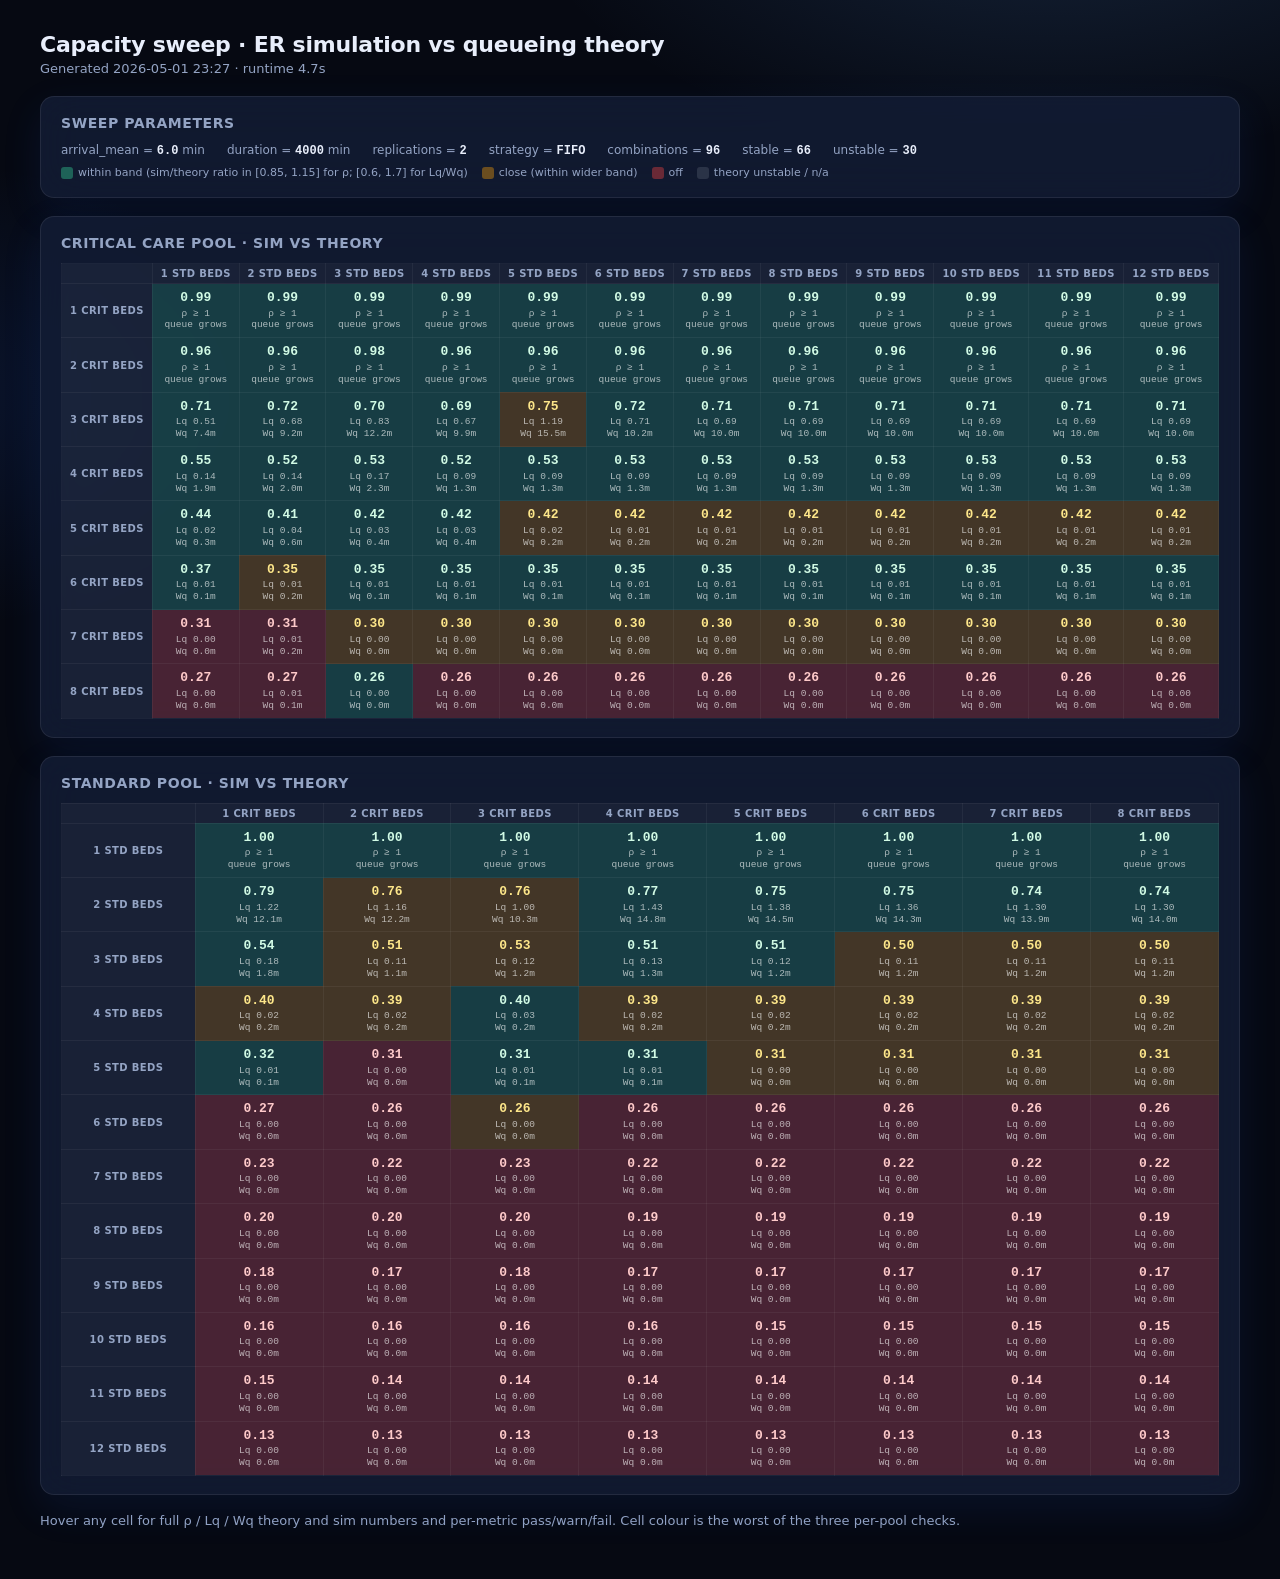
<file: legacy-2025/capacity_sweep_report.html>
<!doctype html>
<html lang="en">
<head>
<meta charset="utf-8">
<title>Capacity sweep · ER simulation vs queueing theory</title>
<style>
  :root {
    --bg: #060912; --bg-2: #0d1428; --surface: rgba(20,30,56,0.78);
    --border: rgba(255,255,255,0.08); --text: #e8eefb; --text-mut: #94a4c4;
    --ok: #34d399; --warn: #f59e0b; --fail: #ef4444; --idle: #6b7280;
  }
  * { box-sizing: border-box; }
  body {
    background: radial-gradient(900px 480px at 82% -8%, rgba(96,165,250,0.18), transparent 60%),
                radial-gradient(700px 400px at -10% 25%, rgba(37,99,235,0.14), transparent 60%),
                var(--bg);
    color: var(--text);
    font-family: 'Inter', system-ui, sans-serif;
    margin: 0; padding: 32px 40px; min-height: 100vh;
  }
  h1 { font-size: 22px; font-weight: 700; margin: 0 0 4px; letter-spacing: -0.01em; }
  .sub { color: var(--text-mut); font-size: 13px; margin-bottom: 20px; }
  .card {
    background: var(--surface); backdrop-filter: blur(20px);
    border: 1px solid var(--border); border-radius: 14px;
    padding: 18px 20px; margin-bottom: 18px;
    box-shadow: 0 14px 40px rgba(37,99,235,0.10);
  }
  h2 { font-size: 14px; font-weight: 700; margin: 0 0 12px;
       letter-spacing: 0.04em; text-transform: uppercase; color: var(--text-mut); }
  table { border-collapse: collapse; width: 100%; }
  th, td {
    border: 1px solid rgba(255,255,255,0.05);
    padding: 4px; text-align: center; min-width: 70px;
  }
  th {
    font-size: 10px; font-weight: 700; color: var(--text-mut);
    background: rgba(255,255,255,0.04);
    letter-spacing: 0.04em; text-transform: uppercase;
  }
  td.cell {
    font-family: 'JetBrains Mono', monospace; font-size: 11px;
    cursor: help; transition: transform .12s ease;
    padding: 6px 4px;
  }
  td.cell:hover { transform: scale(1.05); z-index: 2; position: relative; }
  .cell-rho   { font-size: 13px; font-weight: 700; line-height: 1.2; }
  .cell-detail { font-size: 9.5px; color: rgba(255,255,255,0.65); margin-top: 2px; line-height: 1.25; }
  td.cell.ok   { background: rgba(52,211,153,0.20);  color: #d1fae5; }
  td.cell.warn { background: rgba(245,158,11,0.22);  color: #fde68a; }
  td.cell.fail { background: rgba(239,68,68,0.25);   color: #fecaca; }
  td.cell.idle { background: rgba(107,114,128,0.18); color: #cbd5e1; }
  .legend {
    margin-top: 8px; font-size: 11px; color: var(--text-mut);
    display: flex; gap: 14px; flex-wrap: wrap;
  }
  .legend span {
    display: inline-flex; align-items: center; gap: 5px;
  }
  .swatch { width: 12px; height: 12px; border-radius: 3px; display: inline-block; }
  .params {
    font-size: 12px; color: var(--text-mut); display: flex; gap: 22px;
    flex-wrap: wrap;
  }
  .params b { color: var(--text); font-family: 'JetBrains Mono', monospace; }
</style>
</head>
<body>
  <h1>Capacity sweep · ER simulation vs queueing theory</h1>
  <div class="sub">Generated 2026-05-01 23:27 · runtime 4.7s</div>

  <div class="card">
    <h2>Sweep parameters</h2>
    <div class="params">
      <span>arrival_mean = <b>6.0</b> min</span>
      <span>duration = <b>4000</b> min</span>
      <span>replications = <b>2</b></span>
      <span>strategy = <b>FIFO</b></span>
      <span>combinations = <b>96</b></span>
      <span>stable = <b>66</b></span>
      <span>unstable = <b>30</b></span>
    </div>
    <div class="legend">
      <span><span class="swatch" style="background: rgba(52,211,153,0.40)"></span> within band (sim/theory ratio in [0.85, 1.15] for ρ; [0.6, 1.7] for Lq/Wq)</span>
      <span><span class="swatch" style="background: rgba(245,158,11,0.40)"></span> close (within wider band)</span>
      <span><span class="swatch" style="background: rgba(239,68,68,0.40)"></span> off</span>
      <span><span class="swatch" style="background: rgba(107,114,128,0.30)"></span> theory unstable / n/a</span>
    </div>
  </div>

  <div class="card">
    <h2>Critical care pool · sim vs theory</h2>
    <table><thead><tr><th></th><th>1 std beds</th><th>2 std beds</th><th>3 std beds</th><th>4 std beds</th><th>5 std beds</th><th>6 std beds</th><th>7 std beds</th><th>8 std beds</th><th>9 std beds</th><th>10 std beds</th><th>11 std beds</th><th>12 std beds</th></tr></thead><tbody><tr><th>1 crit beds</th>
<td class="cell ok" title="c=1 · UNSTABLE
theory ρ=2.111 (Lq=∞, Wq=∞)
sim    ρ=0.994, Lq=79.42, Wq=1384.1m
check: sim ρ should saturate (>0.9) → ok">
  <div class="cell-rho">0.99</div>
  <div class="cell-detail">ρ ≥ 1<br>queue grows</div>
</td>

<td class="cell ok" title="c=1 · UNSTABLE
theory ρ=2.111 (Lq=∞, Wq=∞)
sim    ρ=0.994, Lq=86.27, Wq=1463.8m
check: sim ρ should saturate (>0.9) → ok">
  <div class="cell-rho">0.99</div>
  <div class="cell-detail">ρ ≥ 1<br>queue grows</div>
</td>

<td class="cell ok" title="c=1 · UNSTABLE
theory ρ=2.111 (Lq=∞, Wq=∞)
sim    ρ=0.994, Lq=80.81, Wq=1422.0m
check: sim ρ should saturate (>0.9) → ok">
  <div class="cell-rho">0.99</div>
  <div class="cell-detail">ρ ≥ 1<br>queue grows</div>
</td>

<td class="cell ok" title="c=1 · UNSTABLE
theory ρ=2.111 (Lq=∞, Wq=∞)
sim    ρ=0.994, Lq=87.98, Wq=1527.9m
check: sim ρ should saturate (>0.9) → ok">
  <div class="cell-rho">0.99</div>
  <div class="cell-detail">ρ ≥ 1<br>queue grows</div>
</td>

<td class="cell ok" title="c=1 · UNSTABLE
theory ρ=2.111 (Lq=∞, Wq=∞)
sim    ρ=0.994, Lq=78.49, Wq=1411.5m
check: sim ρ should saturate (>0.9) → ok">
  <div class="cell-rho">0.99</div>
  <div class="cell-detail">ρ ≥ 1<br>queue grows</div>
</td>

<td class="cell ok" title="c=1 · UNSTABLE
theory ρ=2.111 (Lq=∞, Wq=∞)
sim    ρ=0.994, Lq=87.62, Wq=1480.0m
check: sim ρ should saturate (>0.9) → ok">
  <div class="cell-rho">0.99</div>
  <div class="cell-detail">ρ ≥ 1<br>queue grows</div>
</td>

<td class="cell ok" title="c=1 · UNSTABLE
theory ρ=2.111 (Lq=∞, Wq=∞)
sim    ρ=0.994, Lq=87.62, Wq=1480.0m
check: sim ρ should saturate (>0.9) → ok">
  <div class="cell-rho">0.99</div>
  <div class="cell-detail">ρ ≥ 1<br>queue grows</div>
</td>

<td class="cell ok" title="c=1 · UNSTABLE
theory ρ=2.111 (Lq=∞, Wq=∞)
sim    ρ=0.994, Lq=87.62, Wq=1480.0m
check: sim ρ should saturate (>0.9) → ok">
  <div class="cell-rho">0.99</div>
  <div class="cell-detail">ρ ≥ 1<br>queue grows</div>
</td>

<td class="cell ok" title="c=1 · UNSTABLE
theory ρ=2.111 (Lq=∞, Wq=∞)
sim    ρ=0.994, Lq=87.62, Wq=1480.0m
check: sim ρ should saturate (>0.9) → ok">
  <div class="cell-rho">0.99</div>
  <div class="cell-detail">ρ ≥ 1<br>queue grows</div>
</td>

<td class="cell ok" title="c=1 · UNSTABLE
theory ρ=2.111 (Lq=∞, Wq=∞)
sim    ρ=0.994, Lq=87.62, Wq=1480.0m
check: sim ρ should saturate (>0.9) → ok">
  <div class="cell-rho">0.99</div>
  <div class="cell-detail">ρ ≥ 1<br>queue grows</div>
</td>

<td class="cell ok" title="c=1 · UNSTABLE
theory ρ=2.111 (Lq=∞, Wq=∞)
sim    ρ=0.994, Lq=87.62, Wq=1480.0m
check: sim ρ should saturate (>0.9) → ok">
  <div class="cell-rho">0.99</div>
  <div class="cell-detail">ρ ≥ 1<br>queue grows</div>
</td>

<td class="cell ok" title="c=1 · UNSTABLE
theory ρ=2.111 (Lq=∞, Wq=∞)
sim    ρ=0.994, Lq=87.62, Wq=1480.0m
check: sim ρ should saturate (>0.9) → ok">
  <div class="cell-rho">0.99</div>
  <div class="cell-detail">ρ ≥ 1<br>queue grows</div>
</td>
</tr><tr><th>2 crit beds</th>
<td class="cell ok" title="c=2 · UNSTABLE
theory ρ=1.056 (Lq=∞, Wq=∞)
sim    ρ=0.964, Lq=15.17, Wq=211.9m
check: sim ρ should saturate (>0.9) → ok">
  <div class="cell-rho">0.96</div>
  <div class="cell-detail">ρ ≥ 1<br>queue grows</div>
</td>

<td class="cell ok" title="c=2 · UNSTABLE
theory ρ=1.056 (Lq=∞, Wq=∞)
sim    ρ=0.962, Lq=18.36, Wq=262.3m
check: sim ρ should saturate (>0.9) → ok">
  <div class="cell-rho">0.96</div>
  <div class="cell-detail">ρ ≥ 1<br>queue grows</div>
</td>

<td class="cell ok" title="c=2 · UNSTABLE
theory ρ=1.056 (Lq=∞, Wq=∞)
sim    ρ=0.980, Lq=16.20, Wq=238.6m
check: sim ρ should saturate (>0.9) → ok">
  <div class="cell-rho">0.98</div>
  <div class="cell-detail">ρ ≥ 1<br>queue grows</div>
</td>

<td class="cell ok" title="c=2 · UNSTABLE
theory ρ=1.056 (Lq=∞, Wq=∞)
sim    ρ=0.964, Lq=11.77, Wq=162.2m
check: sim ρ should saturate (>0.9) → ok">
  <div class="cell-rho">0.96</div>
  <div class="cell-detail">ρ ≥ 1<br>queue grows</div>
</td>

<td class="cell ok" title="c=2 · UNSTABLE
theory ρ=1.056 (Lq=∞, Wq=∞)
sim    ρ=0.963, Lq=11.82, Wq=165.7m
check: sim ρ should saturate (>0.9) → ok">
  <div class="cell-rho">0.96</div>
  <div class="cell-detail">ρ ≥ 1<br>queue grows</div>
</td>

<td class="cell ok" title="c=2 · UNSTABLE
theory ρ=1.056 (Lq=∞, Wq=∞)
sim    ρ=0.958, Lq=10.14, Wq=141.0m
check: sim ρ should saturate (>0.9) → ok">
  <div class="cell-rho">0.96</div>
  <div class="cell-detail">ρ ≥ 1<br>queue grows</div>
</td>

<td class="cell ok" title="c=2 · UNSTABLE
theory ρ=1.056 (Lq=∞, Wq=∞)
sim    ρ=0.958, Lq=10.14, Wq=141.0m
check: sim ρ should saturate (>0.9) → ok">
  <div class="cell-rho">0.96</div>
  <div class="cell-detail">ρ ≥ 1<br>queue grows</div>
</td>

<td class="cell ok" title="c=2 · UNSTABLE
theory ρ=1.056 (Lq=∞, Wq=∞)
sim    ρ=0.958, Lq=10.14, Wq=141.0m
check: sim ρ should saturate (>0.9) → ok">
  <div class="cell-rho">0.96</div>
  <div class="cell-detail">ρ ≥ 1<br>queue grows</div>
</td>

<td class="cell ok" title="c=2 · UNSTABLE
theory ρ=1.056 (Lq=∞, Wq=∞)
sim    ρ=0.958, Lq=10.14, Wq=141.0m
check: sim ρ should saturate (>0.9) → ok">
  <div class="cell-rho">0.96</div>
  <div class="cell-detail">ρ ≥ 1<br>queue grows</div>
</td>

<td class="cell ok" title="c=2 · UNSTABLE
theory ρ=1.056 (Lq=∞, Wq=∞)
sim    ρ=0.958, Lq=10.14, Wq=141.0m
check: sim ρ should saturate (>0.9) → ok">
  <div class="cell-rho">0.96</div>
  <div class="cell-detail">ρ ≥ 1<br>queue grows</div>
</td>

<td class="cell ok" title="c=2 · UNSTABLE
theory ρ=1.056 (Lq=∞, Wq=∞)
sim    ρ=0.958, Lq=10.14, Wq=141.0m
check: sim ρ should saturate (>0.9) → ok">
  <div class="cell-rho">0.96</div>
  <div class="cell-detail">ρ ≥ 1<br>queue grows</div>
</td>

<td class="cell ok" title="c=2 · UNSTABLE
theory ρ=1.056 (Lq=∞, Wq=∞)
sim    ρ=0.958, Lq=10.14, Wq=141.0m
check: sim ρ should saturate (>0.9) → ok">
  <div class="cell-rho">0.96</div>
  <div class="cell-detail">ρ ≥ 1<br>queue grows</div>
</td>
</tr><tr><th>3 crit beds</th>
<td class="cell ok" title="c=3
theory: ρ=0.704, Lq=0.61, Wq=9.10m
sim   : ρ=0.708, Lq=0.51, Wq=7.42m
checks: ρ ok · Lq ok · Wq ok">
  <div class="cell-rho">0.71</div>
  <div class="cell-detail">Lq 0.51<br>Wq 7.4m</div>
</td>

<td class="cell ok" title="c=3
theory: ρ=0.704, Lq=0.61, Wq=9.10m
sim   : ρ=0.717, Lq=0.68, Wq=9.23m
checks: ρ ok · Lq ok · Wq ok">
  <div class="cell-rho">0.72</div>
  <div class="cell-detail">Lq 0.68<br>Wq 9.2m</div>
</td>

<td class="cell ok" title="c=3
theory: ρ=0.704, Lq=0.61, Wq=9.10m
sim   : ρ=0.696, Lq=0.83, Wq=12.24m
checks: ρ ok · Lq ok · Wq ok">
  <div class="cell-rho">0.70</div>
  <div class="cell-detail">Lq 0.83<br>Wq 12.2m</div>
</td>

<td class="cell ok" title="c=3
theory: ρ=0.704, Lq=0.61, Wq=9.10m
sim   : ρ=0.693, Lq=0.67, Wq=9.89m
checks: ρ ok · Lq ok · Wq ok">
  <div class="cell-rho">0.69</div>
  <div class="cell-detail">Lq 0.67<br>Wq 9.9m</div>
</td>

<td class="cell warn" title="c=3
theory: ρ=0.704, Lq=0.61, Wq=9.10m
sim   : ρ=0.752, Lq=1.19, Wq=15.48m
checks: ρ ok · Lq warn · Wq warn">
  <div class="cell-rho">0.75</div>
  <div class="cell-detail">Lq 1.19<br>Wq 15.5m</div>
</td>

<td class="cell ok" title="c=3
theory: ρ=0.704, Lq=0.61, Wq=9.10m
sim   : ρ=0.716, Lq=0.71, Wq=10.15m
checks: ρ ok · Lq ok · Wq ok">
  <div class="cell-rho">0.72</div>
  <div class="cell-detail">Lq 0.71<br>Wq 10.2m</div>
</td>

<td class="cell ok" title="c=3
theory: ρ=0.704, Lq=0.61, Wq=9.10m
sim   : ρ=0.711, Lq=0.69, Wq=9.99m
checks: ρ ok · Lq ok · Wq ok">
  <div class="cell-rho">0.71</div>
  <div class="cell-detail">Lq 0.69<br>Wq 10.0m</div>
</td>

<td class="cell ok" title="c=3
theory: ρ=0.704, Lq=0.61, Wq=9.10m
sim   : ρ=0.711, Lq=0.69, Wq=9.99m
checks: ρ ok · Lq ok · Wq ok">
  <div class="cell-rho">0.71</div>
  <div class="cell-detail">Lq 0.69<br>Wq 10.0m</div>
</td>

<td class="cell ok" title="c=3
theory: ρ=0.704, Lq=0.61, Wq=9.10m
sim   : ρ=0.711, Lq=0.69, Wq=9.99m
checks: ρ ok · Lq ok · Wq ok">
  <div class="cell-rho">0.71</div>
  <div class="cell-detail">Lq 0.69<br>Wq 10.0m</div>
</td>

<td class="cell ok" title="c=3
theory: ρ=0.704, Lq=0.61, Wq=9.10m
sim   : ρ=0.711, Lq=0.69, Wq=9.99m
checks: ρ ok · Lq ok · Wq ok">
  <div class="cell-rho">0.71</div>
  <div class="cell-detail">Lq 0.69<br>Wq 10.0m</div>
</td>

<td class="cell ok" title="c=3
theory: ρ=0.704, Lq=0.61, Wq=9.10m
sim   : ρ=0.711, Lq=0.69, Wq=9.99m
checks: ρ ok · Lq ok · Wq ok">
  <div class="cell-rho">0.71</div>
  <div class="cell-detail">Lq 0.69<br>Wq 10.0m</div>
</td>

<td class="cell ok" title="c=3
theory: ρ=0.704, Lq=0.61, Wq=9.10m
sim   : ρ=0.711, Lq=0.69, Wq=9.99m
checks: ρ ok · Lq ok · Wq ok">
  <div class="cell-rho">0.71</div>
  <div class="cell-detail">Lq 0.69<br>Wq 10.0m</div>
</td>
</tr><tr><th>4 crit beds</th>
<td class="cell ok" title="c=4
theory: ρ=0.528, Lq=0.12, Wq=1.74m
sim   : ρ=0.547, Lq=0.14, Wq=1.88m
checks: ρ ok · Lq ok · Wq ok">
  <div class="cell-rho">0.55</div>
  <div class="cell-detail">Lq 0.14<br>Wq 1.9m</div>
</td>

<td class="cell ok" title="c=4
theory: ρ=0.528, Lq=0.12, Wq=1.74m
sim   : ρ=0.521, Lq=0.14, Wq=2.05m
checks: ρ ok · Lq ok · Wq ok">
  <div class="cell-rho">0.52</div>
  <div class="cell-detail">Lq 0.14<br>Wq 2.0m</div>
</td>

<td class="cell ok" title="c=4
theory: ρ=0.528, Lq=0.12, Wq=1.74m
sim   : ρ=0.528, Lq=0.17, Wq=2.32m
checks: ρ ok · Lq ok · Wq ok">
  <div class="cell-rho">0.53</div>
  <div class="cell-detail">Lq 0.17<br>Wq 2.3m</div>
</td>

<td class="cell ok" title="c=4
theory: ρ=0.528, Lq=0.12, Wq=1.74m
sim   : ρ=0.525, Lq=0.09, Wq=1.30m
checks: ρ ok · Lq ok · Wq ok">
  <div class="cell-rho">0.52</div>
  <div class="cell-detail">Lq 0.09<br>Wq 1.3m</div>
</td>

<td class="cell ok" title="c=4
theory: ρ=0.528, Lq=0.12, Wq=1.74m
sim   : ρ=0.533, Lq=0.09, Wq=1.26m
checks: ρ ok · Lq ok · Wq ok">
  <div class="cell-rho">0.53</div>
  <div class="cell-detail">Lq 0.09<br>Wq 1.3m</div>
</td>

<td class="cell ok" title="c=4
theory: ρ=0.528, Lq=0.12, Wq=1.74m
sim   : ρ=0.531, Lq=0.09, Wq=1.26m
checks: ρ ok · Lq ok · Wq ok">
  <div class="cell-rho">0.53</div>
  <div class="cell-detail">Lq 0.09<br>Wq 1.3m</div>
</td>

<td class="cell ok" title="c=4
theory: ρ=0.528, Lq=0.12, Wq=1.74m
sim   : ρ=0.531, Lq=0.09, Wq=1.26m
checks: ρ ok · Lq ok · Wq ok">
  <div class="cell-rho">0.53</div>
  <div class="cell-detail">Lq 0.09<br>Wq 1.3m</div>
</td>

<td class="cell ok" title="c=4
theory: ρ=0.528, Lq=0.12, Wq=1.74m
sim   : ρ=0.531, Lq=0.09, Wq=1.26m
checks: ρ ok · Lq ok · Wq ok">
  <div class="cell-rho">0.53</div>
  <div class="cell-detail">Lq 0.09<br>Wq 1.3m</div>
</td>

<td class="cell ok" title="c=4
theory: ρ=0.528, Lq=0.12, Wq=1.74m
sim   : ρ=0.531, Lq=0.09, Wq=1.26m
checks: ρ ok · Lq ok · Wq ok">
  <div class="cell-rho">0.53</div>
  <div class="cell-detail">Lq 0.09<br>Wq 1.3m</div>
</td>

<td class="cell ok" title="c=4
theory: ρ=0.528, Lq=0.12, Wq=1.74m
sim   : ρ=0.531, Lq=0.09, Wq=1.26m
checks: ρ ok · Lq ok · Wq ok">
  <div class="cell-rho">0.53</div>
  <div class="cell-detail">Lq 0.09<br>Wq 1.3m</div>
</td>

<td class="cell ok" title="c=4
theory: ρ=0.528, Lq=0.12, Wq=1.74m
sim   : ρ=0.531, Lq=0.09, Wq=1.26m
checks: ρ ok · Lq ok · Wq ok">
  <div class="cell-rho">0.53</div>
  <div class="cell-detail">Lq 0.09<br>Wq 1.3m</div>
</td>

<td class="cell ok" title="c=4
theory: ρ=0.528, Lq=0.12, Wq=1.74m
sim   : ρ=0.531, Lq=0.09, Wq=1.26m
checks: ρ ok · Lq ok · Wq ok">
  <div class="cell-rho">0.53</div>
  <div class="cell-detail">Lq 0.09<br>Wq 1.3m</div>
</td>
</tr><tr><th>5 crit beds</th>
<td class="cell ok" title="c=5
theory: ρ=0.422, Lq=0.03, Wq=0.41m
sim   : ρ=0.441, Lq=0.02, Wq=0.32m
checks: ρ ok · Lq ok · Wq ok">
  <div class="cell-rho">0.44</div>
  <div class="cell-detail">Lq 0.02<br>Wq 0.3m</div>
</td>

<td class="cell ok" title="c=5
theory: ρ=0.422, Lq=0.03, Wq=0.41m
sim   : ρ=0.415, Lq=0.04, Wq=0.60m
checks: ρ ok · Lq ok · Wq ok">
  <div class="cell-rho">0.41</div>
  <div class="cell-detail">Lq 0.04<br>Wq 0.6m</div>
</td>

<td class="cell ok" title="c=5
theory: ρ=0.422, Lq=0.03, Wq=0.41m
sim   : ρ=0.418, Lq=0.03, Wq=0.37m
checks: ρ ok · Lq ok · Wq ok">
  <div class="cell-rho">0.42</div>
  <div class="cell-detail">Lq 0.03<br>Wq 0.4m</div>
</td>

<td class="cell ok" title="c=5
theory: ρ=0.422, Lq=0.03, Wq=0.41m
sim   : ρ=0.424, Lq=0.03, Wq=0.39m
checks: ρ ok · Lq ok · Wq ok">
  <div class="cell-rho">0.42</div>
  <div class="cell-detail">Lq 0.03<br>Wq 0.4m</div>
</td>

<td class="cell warn" title="c=5
theory: ρ=0.422, Lq=0.03, Wq=0.41m
sim   : ρ=0.423, Lq=0.02, Wq=0.22m
checks: ρ ok · Lq warn · Wq warn">
  <div class="cell-rho">0.42</div>
  <div class="cell-detail">Lq 0.02<br>Wq 0.2m</div>
</td>

<td class="cell warn" title="c=5
theory: ρ=0.422, Lq=0.03, Wq=0.41m
sim   : ρ=0.420, Lq=0.01, Wq=0.22m
checks: ρ ok · Lq warn · Wq warn">
  <div class="cell-rho">0.42</div>
  <div class="cell-detail">Lq 0.01<br>Wq 0.2m</div>
</td>

<td class="cell warn" title="c=5
theory: ρ=0.422, Lq=0.03, Wq=0.41m
sim   : ρ=0.420, Lq=0.01, Wq=0.22m
checks: ρ ok · Lq warn · Wq warn">
  <div class="cell-rho">0.42</div>
  <div class="cell-detail">Lq 0.01<br>Wq 0.2m</div>
</td>

<td class="cell warn" title="c=5
theory: ρ=0.422, Lq=0.03, Wq=0.41m
sim   : ρ=0.420, Lq=0.01, Wq=0.22m
checks: ρ ok · Lq warn · Wq warn">
  <div class="cell-rho">0.42</div>
  <div class="cell-detail">Lq 0.01<br>Wq 0.2m</div>
</td>

<td class="cell warn" title="c=5
theory: ρ=0.422, Lq=0.03, Wq=0.41m
sim   : ρ=0.420, Lq=0.01, Wq=0.22m
checks: ρ ok · Lq warn · Wq warn">
  <div class="cell-rho">0.42</div>
  <div class="cell-detail">Lq 0.01<br>Wq 0.2m</div>
</td>

<td class="cell warn" title="c=5
theory: ρ=0.422, Lq=0.03, Wq=0.41m
sim   : ρ=0.420, Lq=0.01, Wq=0.22m
checks: ρ ok · Lq warn · Wq warn">
  <div class="cell-rho">0.42</div>
  <div class="cell-detail">Lq 0.01<br>Wq 0.2m</div>
</td>

<td class="cell warn" title="c=5
theory: ρ=0.422, Lq=0.03, Wq=0.41m
sim   : ρ=0.420, Lq=0.01, Wq=0.22m
checks: ρ ok · Lq warn · Wq warn">
  <div class="cell-rho">0.42</div>
  <div class="cell-detail">Lq 0.01<br>Wq 0.2m</div>
</td>

<td class="cell warn" title="c=5
theory: ρ=0.422, Lq=0.03, Wq=0.41m
sim   : ρ=0.420, Lq=0.01, Wq=0.22m
checks: ρ ok · Lq warn · Wq warn">
  <div class="cell-rho">0.42</div>
  <div class="cell-detail">Lq 0.01<br>Wq 0.2m</div>
</td>
</tr><tr><th>6 crit beds</th>
<td class="cell ok" title="c=6
theory: ρ=0.352, Lq=0.01, Wq=0.10m
sim   : ρ=0.370, Lq=0.01, Wq=0.10m
checks: ρ ok · Lq ok · Wq ok">
  <div class="cell-rho">0.37</div>
  <div class="cell-detail">Lq 0.01<br>Wq 0.1m</div>
</td>

<td class="cell warn" title="c=6
theory: ρ=0.352, Lq=0.01, Wq=0.10m
sim   : ρ=0.352, Lq=0.01, Wq=0.18m
checks: ρ ok · Lq warn · Wq warn">
  <div class="cell-rho">0.35</div>
  <div class="cell-detail">Lq 0.01<br>Wq 0.2m</div>
</td>

<td class="cell ok" title="c=6
theory: ρ=0.352, Lq=0.01, Wq=0.10m
sim   : ρ=0.353, Lq=0.01, Wq=0.14m
checks: ρ ok · Lq ok · Wq ok">
  <div class="cell-rho">0.35</div>
  <div class="cell-detail">Lq 0.01<br>Wq 0.1m</div>
</td>

<td class="cell ok" title="c=6
theory: ρ=0.352, Lq=0.01, Wq=0.10m
sim   : ρ=0.355, Lq=0.01, Wq=0.10m
checks: ρ ok · Lq ok · Wq ok">
  <div class="cell-rho">0.35</div>
  <div class="cell-detail">Lq 0.01<br>Wq 0.1m</div>
</td>

<td class="cell ok" title="c=6
theory: ρ=0.352, Lq=0.01, Wq=0.10m
sim   : ρ=0.354, Lq=0.01, Wq=0.10m
checks: ρ ok · Lq ok · Wq ok">
  <div class="cell-rho">0.35</div>
  <div class="cell-detail">Lq 0.01<br>Wq 0.1m</div>
</td>

<td class="cell ok" title="c=6
theory: ρ=0.352, Lq=0.01, Wq=0.10m
sim   : ρ=0.354, Lq=0.01, Wq=0.10m
checks: ρ ok · Lq ok · Wq ok">
  <div class="cell-rho">0.35</div>
  <div class="cell-detail">Lq 0.01<br>Wq 0.1m</div>
</td>

<td class="cell ok" title="c=6
theory: ρ=0.352, Lq=0.01, Wq=0.10m
sim   : ρ=0.354, Lq=0.01, Wq=0.10m
checks: ρ ok · Lq ok · Wq ok">
  <div class="cell-rho">0.35</div>
  <div class="cell-detail">Lq 0.01<br>Wq 0.1m</div>
</td>

<td class="cell ok" title="c=6
theory: ρ=0.352, Lq=0.01, Wq=0.10m
sim   : ρ=0.354, Lq=0.01, Wq=0.10m
checks: ρ ok · Lq ok · Wq ok">
  <div class="cell-rho">0.35</div>
  <div class="cell-detail">Lq 0.01<br>Wq 0.1m</div>
</td>

<td class="cell ok" title="c=6
theory: ρ=0.352, Lq=0.01, Wq=0.10m
sim   : ρ=0.354, Lq=0.01, Wq=0.10m
checks: ρ ok · Lq ok · Wq ok">
  <div class="cell-rho">0.35</div>
  <div class="cell-detail">Lq 0.01<br>Wq 0.1m</div>
</td>

<td class="cell ok" title="c=6
theory: ρ=0.352, Lq=0.01, Wq=0.10m
sim   : ρ=0.354, Lq=0.01, Wq=0.10m
checks: ρ ok · Lq ok · Wq ok">
  <div class="cell-rho">0.35</div>
  <div class="cell-detail">Lq 0.01<br>Wq 0.1m</div>
</td>

<td class="cell ok" title="c=6
theory: ρ=0.352, Lq=0.01, Wq=0.10m
sim   : ρ=0.354, Lq=0.01, Wq=0.10m
checks: ρ ok · Lq ok · Wq ok">
  <div class="cell-rho">0.35</div>
  <div class="cell-detail">Lq 0.01<br>Wq 0.1m</div>
</td>

<td class="cell ok" title="c=6
theory: ρ=0.352, Lq=0.01, Wq=0.10m
sim   : ρ=0.354, Lq=0.01, Wq=0.10m
checks: ρ ok · Lq ok · Wq ok">
  <div class="cell-rho">0.35</div>
  <div class="cell-detail">Lq 0.01<br>Wq 0.1m</div>
</td>
</tr><tr><th>7 crit beds</th>
<td class="cell fail" title="c=7
theory: ρ=0.302, Lq=0.00, Wq=0.02m
sim   : ρ=0.312, Lq=0.00, Wq=0.00m
checks: ρ ok · Lq fail · Wq fail">
  <div class="cell-rho">0.31</div>
  <div class="cell-detail">Lq 0.00<br>Wq 0.0m</div>
</td>

<td class="cell fail" title="c=7
theory: ρ=0.302, Lq=0.00, Wq=0.02m
sim   : ρ=0.305, Lq=0.01, Wq=0.18m
checks: ρ ok · Lq fail · Wq fail">
  <div class="cell-rho">0.31</div>
  <div class="cell-detail">Lq 0.01<br>Wq 0.2m</div>
</td>

<td class="cell warn" title="c=7
theory: ρ=0.302, Lq=0.00, Wq=0.02m
sim   : ρ=0.301, Lq=0.00, Wq=0.04m
checks: ρ ok · Lq warn · Wq warn">
  <div class="cell-rho">0.30</div>
  <div class="cell-detail">Lq 0.00<br>Wq 0.0m</div>
</td>

<td class="cell warn" title="c=7
theory: ρ=0.302, Lq=0.00, Wq=0.02m
sim   : ρ=0.302, Lq=0.00, Wq=0.01m
checks: ρ ok · Lq warn · Wq warn">
  <div class="cell-rho">0.30</div>
  <div class="cell-detail">Lq 0.00<br>Wq 0.0m</div>
</td>

<td class="cell warn" title="c=7
theory: ρ=0.302, Lq=0.00, Wq=0.02m
sim   : ρ=0.303, Lq=0.00, Wq=0.01m
checks: ρ ok · Lq warn · Wq warn">
  <div class="cell-rho">0.30</div>
  <div class="cell-detail">Lq 0.00<br>Wq 0.0m</div>
</td>

<td class="cell warn" title="c=7
theory: ρ=0.302, Lq=0.00, Wq=0.02m
sim   : ρ=0.303, Lq=0.00, Wq=0.01m
checks: ρ ok · Lq warn · Wq warn">
  <div class="cell-rho">0.30</div>
  <div class="cell-detail">Lq 0.00<br>Wq 0.0m</div>
</td>

<td class="cell warn" title="c=7
theory: ρ=0.302, Lq=0.00, Wq=0.02m
sim   : ρ=0.303, Lq=0.00, Wq=0.01m
checks: ρ ok · Lq warn · Wq warn">
  <div class="cell-rho">0.30</div>
  <div class="cell-detail">Lq 0.00<br>Wq 0.0m</div>
</td>

<td class="cell warn" title="c=7
theory: ρ=0.302, Lq=0.00, Wq=0.02m
sim   : ρ=0.303, Lq=0.00, Wq=0.01m
checks: ρ ok · Lq warn · Wq warn">
  <div class="cell-rho">0.30</div>
  <div class="cell-detail">Lq 0.00<br>Wq 0.0m</div>
</td>

<td class="cell warn" title="c=7
theory: ρ=0.302, Lq=0.00, Wq=0.02m
sim   : ρ=0.303, Lq=0.00, Wq=0.01m
checks: ρ ok · Lq warn · Wq warn">
  <div class="cell-rho">0.30</div>
  <div class="cell-detail">Lq 0.00<br>Wq 0.0m</div>
</td>

<td class="cell warn" title="c=7
theory: ρ=0.302, Lq=0.00, Wq=0.02m
sim   : ρ=0.303, Lq=0.00, Wq=0.01m
checks: ρ ok · Lq warn · Wq warn">
  <div class="cell-rho">0.30</div>
  <div class="cell-detail">Lq 0.00<br>Wq 0.0m</div>
</td>

<td class="cell warn" title="c=7
theory: ρ=0.302, Lq=0.00, Wq=0.02m
sim   : ρ=0.303, Lq=0.00, Wq=0.01m
checks: ρ ok · Lq warn · Wq warn">
  <div class="cell-rho">0.30</div>
  <div class="cell-detail">Lq 0.00<br>Wq 0.0m</div>
</td>

<td class="cell warn" title="c=7
theory: ρ=0.302, Lq=0.00, Wq=0.02m
sim   : ρ=0.303, Lq=0.00, Wq=0.01m
checks: ρ ok · Lq warn · Wq warn">
  <div class="cell-rho">0.30</div>
  <div class="cell-detail">Lq 0.00<br>Wq 0.0m</div>
</td>
</tr><tr><th>8 crit beds</th>
<td class="cell fail" title="c=8
theory: ρ=0.264, Lq=0.00, Wq=0.00m
sim   : ρ=0.273, Lq=0.00, Wq=0.00m
checks: ρ ok · Lq fail · Wq fail">
  <div class="cell-rho">0.27</div>
  <div class="cell-detail">Lq 0.00<br>Wq 0.0m</div>
</td>

<td class="cell fail" title="c=8
theory: ρ=0.264, Lq=0.00, Wq=0.00m
sim   : ρ=0.266, Lq=0.01, Wq=0.07m
checks: ρ ok · Lq fail · Wq fail">
  <div class="cell-rho">0.27</div>
  <div class="cell-detail">Lq 0.01<br>Wq 0.1m</div>
</td>

<td class="cell ok" title="c=8
theory: ρ=0.264, Lq=0.00, Wq=0.00m
sim   : ρ=0.265, Lq=0.00, Wq=0.01m
checks: ρ ok · Lq ok · Wq ok">
  <div class="cell-rho">0.26</div>
  <div class="cell-detail">Lq 0.00<br>Wq 0.0m</div>
</td>

<td class="cell fail" title="c=8
theory: ρ=0.264, Lq=0.00, Wq=0.00m
sim   : ρ=0.265, Lq=0.00, Wq=0.00m
checks: ρ ok · Lq fail · Wq fail">
  <div class="cell-rho">0.26</div>
  <div class="cell-detail">Lq 0.00<br>Wq 0.0m</div>
</td>

<td class="cell fail" title="c=8
theory: ρ=0.264, Lq=0.00, Wq=0.00m
sim   : ρ=0.265, Lq=0.00, Wq=0.00m
checks: ρ ok · Lq fail · Wq fail">
  <div class="cell-rho">0.26</div>
  <div class="cell-detail">Lq 0.00<br>Wq 0.0m</div>
</td>

<td class="cell fail" title="c=8
theory: ρ=0.264, Lq=0.00, Wq=0.00m
sim   : ρ=0.265, Lq=0.00, Wq=0.00m
checks: ρ ok · Lq fail · Wq fail">
  <div class="cell-rho">0.26</div>
  <div class="cell-detail">Lq 0.00<br>Wq 0.0m</div>
</td>

<td class="cell fail" title="c=8
theory: ρ=0.264, Lq=0.00, Wq=0.00m
sim   : ρ=0.265, Lq=0.00, Wq=0.00m
checks: ρ ok · Lq fail · Wq fail">
  <div class="cell-rho">0.26</div>
  <div class="cell-detail">Lq 0.00<br>Wq 0.0m</div>
</td>

<td class="cell fail" title="c=8
theory: ρ=0.264, Lq=0.00, Wq=0.00m
sim   : ρ=0.265, Lq=0.00, Wq=0.00m
checks: ρ ok · Lq fail · Wq fail">
  <div class="cell-rho">0.26</div>
  <div class="cell-detail">Lq 0.00<br>Wq 0.0m</div>
</td>

<td class="cell fail" title="c=8
theory: ρ=0.264, Lq=0.00, Wq=0.00m
sim   : ρ=0.265, Lq=0.00, Wq=0.00m
checks: ρ ok · Lq fail · Wq fail">
  <div class="cell-rho">0.26</div>
  <div class="cell-detail">Lq 0.00<br>Wq 0.0m</div>
</td>

<td class="cell fail" title="c=8
theory: ρ=0.264, Lq=0.00, Wq=0.00m
sim   : ρ=0.265, Lq=0.00, Wq=0.00m
checks: ρ ok · Lq fail · Wq fail">
  <div class="cell-rho">0.26</div>
  <div class="cell-detail">Lq 0.00<br>Wq 0.0m</div>
</td>

<td class="cell fail" title="c=8
theory: ρ=0.264, Lq=0.00, Wq=0.00m
sim   : ρ=0.265, Lq=0.00, Wq=0.00m
checks: ρ ok · Lq fail · Wq fail">
  <div class="cell-rho">0.26</div>
  <div class="cell-detail">Lq 0.00<br>Wq 0.0m</div>
</td>

<td class="cell fail" title="c=8
theory: ρ=0.264, Lq=0.00, Wq=0.00m
sim   : ρ=0.265, Lq=0.00, Wq=0.00m
checks: ρ ok · Lq fail · Wq fail">
  <div class="cell-rho">0.26</div>
  <div class="cell-detail">Lq 0.00<br>Wq 0.0m</div>
</td>
</tr></tbody></table>
  </div>

  <div class="card">
    <h2>Standard pool · sim vs theory</h2>
    <table><thead><tr><th></th><th>1 crit beds</th><th>2 crit beds</th><th>3 crit beds</th><th>4 crit beds</th><th>5 crit beds</th><th>6 crit beds</th><th>7 crit beds</th><th>8 crit beds</th></tr></thead><tbody><tr><th>1 std beds</th>
<td class="cell ok" title="c=1 · UNSTABLE
theory ρ=1.667 (Lq=∞, Wq=∞)
sim    ρ=0.999, Lq=87.10, Wq=993.6m
check: sim ρ should saturate (>0.9) → ok">
  <div class="cell-rho">1.00</div>
  <div class="cell-detail">ρ ≥ 1<br>queue grows</div>
</td>

<td class="cell ok" title="c=1 · UNSTABLE
theory ρ=1.667 (Lq=∞, Wq=∞)
sim    ρ=0.999, Lq=90.28, Wq=1019.8m
check: sim ρ should saturate (>0.9) → ok">
  <div class="cell-rho">1.00</div>
  <div class="cell-detail">ρ ≥ 1<br>queue grows</div>
</td>

<td class="cell ok" title="c=1 · UNSTABLE
theory ρ=1.667 (Lq=∞, Wq=∞)
sim    ρ=0.999, Lq=99.36, Wq=1067.9m
check: sim ρ should saturate (>0.9) → ok">
  <div class="cell-rho">1.00</div>
  <div class="cell-detail">ρ ≥ 1<br>queue grows</div>
</td>

<td class="cell ok" title="c=1 · UNSTABLE
theory ρ=1.667 (Lq=∞, Wq=∞)
sim    ρ=0.999, Lq=91.44, Wq=1054.4m
check: sim ρ should saturate (>0.9) → ok">
  <div class="cell-rho">1.00</div>
  <div class="cell-detail">ρ ≥ 1<br>queue grows</div>
</td>

<td class="cell ok" title="c=1 · UNSTABLE
theory ρ=1.667 (Lq=∞, Wq=∞)
sim    ρ=0.999, Lq=94.24, Wq=1107.9m
check: sim ρ should saturate (>0.9) → ok">
  <div class="cell-rho">1.00</div>
  <div class="cell-detail">ρ ≥ 1<br>queue grows</div>
</td>

<td class="cell ok" title="c=1 · UNSTABLE
theory ρ=1.667 (Lq=∞, Wq=∞)
sim    ρ=0.999, Lq=86.05, Wq=1034.3m
check: sim ρ should saturate (>0.9) → ok">
  <div class="cell-rho">1.00</div>
  <div class="cell-detail">ρ ≥ 1<br>queue grows</div>
</td>

<td class="cell ok" title="c=1 · UNSTABLE
theory ρ=1.667 (Lq=∞, Wq=∞)
sim    ρ=0.999, Lq=88.42, Wq=1038.0m
check: sim ρ should saturate (>0.9) → ok">
  <div class="cell-rho">1.00</div>
  <div class="cell-detail">ρ ≥ 1<br>queue grows</div>
</td>

<td class="cell ok" title="c=1 · UNSTABLE
theory ρ=1.667 (Lq=∞, Wq=∞)
sim    ρ=0.999, Lq=88.42, Wq=1038.0m
check: sim ρ should saturate (>0.9) → ok">
  <div class="cell-rho">1.00</div>
  <div class="cell-detail">ρ ≥ 1<br>queue grows</div>
</td>
</tr><tr><th>2 std beds</th>
<td class="cell ok" title="c=2
theory: ρ=0.833, Lq=1.96, Wq=19.60m
sim   : ρ=0.791, Lq=1.22, Wq=12.11m
checks: ρ ok · Lq ok · Wq ok">
  <div class="cell-rho">0.79</div>
  <div class="cell-detail">Lq 1.22<br>Wq 12.1m</div>
</td>

<td class="cell warn" title="c=2
theory: ρ=0.833, Lq=1.96, Wq=19.60m
sim   : ρ=0.759, Lq=1.16, Wq=12.17m
checks: ρ ok · Lq warn · Wq ok">
  <div class="cell-rho">0.76</div>
  <div class="cell-detail">Lq 1.16<br>Wq 12.2m</div>
</td>

<td class="cell warn" title="c=2
theory: ρ=0.833, Lq=1.96, Wq=19.60m
sim   : ρ=0.764, Lq=1.00, Wq=10.26m
checks: ρ ok · Lq warn · Wq warn">
  <div class="cell-rho">0.76</div>
  <div class="cell-detail">Lq 1.00<br>Wq 10.3m</div>
</td>

<td class="cell ok" title="c=2
theory: ρ=0.833, Lq=1.96, Wq=19.60m
sim   : ρ=0.769, Lq=1.43, Wq=14.79m
checks: ρ ok · Lq ok · Wq ok">
  <div class="cell-rho">0.77</div>
  <div class="cell-detail">Lq 1.43<br>Wq 14.8m</div>
</td>

<td class="cell ok" title="c=2
theory: ρ=0.833, Lq=1.96, Wq=19.60m
sim   : ρ=0.749, Lq=1.38, Wq=14.49m
checks: ρ ok · Lq ok · Wq ok">
  <div class="cell-rho">0.75</div>
  <div class="cell-detail">Lq 1.38<br>Wq 14.5m</div>
</td>

<td class="cell ok" title="c=2
theory: ρ=0.833, Lq=1.96, Wq=19.60m
sim   : ρ=0.754, Lq=1.36, Wq=14.30m
checks: ρ ok · Lq ok · Wq ok">
  <div class="cell-rho">0.75</div>
  <div class="cell-detail">Lq 1.36<br>Wq 14.3m</div>
</td>

<td class="cell ok" title="c=2
theory: ρ=0.833, Lq=1.96, Wq=19.60m
sim   : ρ=0.741, Lq=1.30, Wq=13.91m
checks: ρ ok · Lq ok · Wq ok">
  <div class="cell-rho">0.74</div>
  <div class="cell-detail">Lq 1.30<br>Wq 13.9m</div>
</td>

<td class="cell ok" title="c=2
theory: ρ=0.833, Lq=1.96, Wq=19.60m
sim   : ρ=0.739, Lq=1.30, Wq=13.96m
checks: ρ ok · Lq ok · Wq ok">
  <div class="cell-rho">0.74</div>
  <div class="cell-detail">Lq 1.30<br>Wq 14.0m</div>
</td>
</tr><tr><th>3 std beds</th>
<td class="cell ok" title="c=3
theory: ρ=0.556, Lq=0.19, Wq=1.94m
sim   : ρ=0.538, Lq=0.18, Wq=1.79m
checks: ρ ok · Lq ok · Wq ok">
  <div class="cell-rho">0.54</div>
  <div class="cell-detail">Lq 0.18<br>Wq 1.8m</div>
</td>

<td class="cell warn" title="c=3
theory: ρ=0.556, Lq=0.19, Wq=1.94m
sim   : ρ=0.507, Lq=0.11, Wq=1.12m
checks: ρ ok · Lq warn · Wq warn">
  <div class="cell-rho">0.51</div>
  <div class="cell-detail">Lq 0.11<br>Wq 1.1m</div>
</td>

<td class="cell warn" title="c=3
theory: ρ=0.556, Lq=0.19, Wq=1.94m
sim   : ρ=0.528, Lq=0.12, Wq=1.16m
checks: ρ ok · Lq warn · Wq warn">
  <div class="cell-rho">0.53</div>
  <div class="cell-detail">Lq 0.12<br>Wq 1.2m</div>
</td>

<td class="cell ok" title="c=3
theory: ρ=0.556, Lq=0.19, Wq=1.94m
sim   : ρ=0.512, Lq=0.13, Wq=1.35m
checks: ρ ok · Lq ok · Wq ok">
  <div class="cell-rho">0.51</div>
  <div class="cell-detail">Lq 0.13<br>Wq 1.3m</div>
</td>

<td class="cell ok" title="c=3
theory: ρ=0.556, Lq=0.19, Wq=1.94m
sim   : ρ=0.507, Lq=0.12, Wq=1.23m
checks: ρ ok · Lq ok · Wq ok">
  <div class="cell-rho">0.51</div>
  <div class="cell-detail">Lq 0.12<br>Wq 1.2m</div>
</td>

<td class="cell warn" title="c=3
theory: ρ=0.556, Lq=0.19, Wq=1.94m
sim   : ρ=0.503, Lq=0.11, Wq=1.18m
checks: ρ ok · Lq warn · Wq ok">
  <div class="cell-rho">0.50</div>
  <div class="cell-detail">Lq 0.11<br>Wq 1.2m</div>
</td>

<td class="cell warn" title="c=3
theory: ρ=0.556, Lq=0.19, Wq=1.94m
sim   : ρ=0.503, Lq=0.11, Wq=1.18m
checks: ρ ok · Lq warn · Wq ok">
  <div class="cell-rho">0.50</div>
  <div class="cell-detail">Lq 0.11<br>Wq 1.2m</div>
</td>

<td class="cell warn" title="c=3
theory: ρ=0.556, Lq=0.19, Wq=1.94m
sim   : ρ=0.504, Lq=0.11, Wq=1.18m
checks: ρ ok · Lq warn · Wq ok">
  <div class="cell-rho">0.50</div>
  <div class="cell-detail">Lq 0.11<br>Wq 1.2m</div>
</td>
</tr><tr><th>4 std beds</th>
<td class="cell warn" title="c=4
theory: ρ=0.417, Lq=0.04, Wq=0.38m
sim   : ρ=0.397, Lq=0.02, Wq=0.17m
checks: ρ ok · Lq warn · Wq warn">
  <div class="cell-rho">0.40</div>
  <div class="cell-detail">Lq 0.02<br>Wq 0.2m</div>
</td>

<td class="cell warn" title="c=4
theory: ρ=0.417, Lq=0.04, Wq=0.38m
sim   : ρ=0.390, Lq=0.02, Wq=0.18m
checks: ρ ok · Lq warn · Wq warn">
  <div class="cell-rho">0.39</div>
  <div class="cell-detail">Lq 0.02<br>Wq 0.2m</div>
</td>

<td class="cell ok" title="c=4
theory: ρ=0.417, Lq=0.04, Wq=0.38m
sim   : ρ=0.404, Lq=0.03, Wq=0.25m
checks: ρ ok · Lq ok · Wq ok">
  <div class="cell-rho">0.40</div>
  <div class="cell-detail">Lq 0.03<br>Wq 0.2m</div>
</td>

<td class="cell warn" title="c=4
theory: ρ=0.417, Lq=0.04, Wq=0.38m
sim   : ρ=0.392, Lq=0.02, Wq=0.22m
checks: ρ ok · Lq warn · Wq warn">
  <div class="cell-rho">0.39</div>
  <div class="cell-detail">Lq 0.02<br>Wq 0.2m</div>
</td>

<td class="cell warn" title="c=4
theory: ρ=0.417, Lq=0.04, Wq=0.38m
sim   : ρ=0.388, Lq=0.02, Wq=0.22m
checks: ρ ok · Lq warn · Wq warn">
  <div class="cell-rho">0.39</div>
  <div class="cell-detail">Lq 0.02<br>Wq 0.2m</div>
</td>

<td class="cell warn" title="c=4
theory: ρ=0.417, Lq=0.04, Wq=0.38m
sim   : ρ=0.389, Lq=0.02, Wq=0.20m
checks: ρ ok · Lq warn · Wq warn">
  <div class="cell-rho">0.39</div>
  <div class="cell-detail">Lq 0.02<br>Wq 0.2m</div>
</td>

<td class="cell warn" title="c=4
theory: ρ=0.417, Lq=0.04, Wq=0.38m
sim   : ρ=0.388, Lq=0.02, Wq=0.21m
checks: ρ ok · Lq warn · Wq warn">
  <div class="cell-rho">0.39</div>
  <div class="cell-detail">Lq 0.02<br>Wq 0.2m</div>
</td>

<td class="cell warn" title="c=4
theory: ρ=0.417, Lq=0.04, Wq=0.38m
sim   : ρ=0.388, Lq=0.02, Wq=0.21m
checks: ρ ok · Lq warn · Wq warn">
  <div class="cell-rho">0.39</div>
  <div class="cell-detail">Lq 0.02<br>Wq 0.2m</div>
</td>
</tr><tr><th>5 std beds</th>
<td class="cell ok" title="c=5
theory: ρ=0.333, Lq=0.01, Wq=0.08m
sim   : ρ=0.321, Lq=0.01, Wq=0.13m
checks: ρ ok · Lq ok · Wq ok">
  <div class="cell-rho">0.32</div>
  <div class="cell-detail">Lq 0.01<br>Wq 0.1m</div>
</td>

<td class="cell fail" title="c=5
theory: ρ=0.333, Lq=0.01, Wq=0.08m
sim   : ρ=0.309, Lq=0.00, Wq=0.01m
checks: ρ ok · Lq fail · Wq fail">
  <div class="cell-rho">0.31</div>
  <div class="cell-detail">Lq 0.00<br>Wq 0.0m</div>
</td>

<td class="cell ok" title="c=5
theory: ρ=0.333, Lq=0.01, Wq=0.08m
sim   : ρ=0.308, Lq=0.01, Wq=0.08m
checks: ρ ok · Lq ok · Wq ok">
  <div class="cell-rho">0.31</div>
  <div class="cell-detail">Lq 0.01<br>Wq 0.1m</div>
</td>

<td class="cell ok" title="c=5
theory: ρ=0.333, Lq=0.01, Wq=0.08m
sim   : ρ=0.311, Lq=0.01, Wq=0.05m
checks: ρ ok · Lq ok · Wq ok">
  <div class="cell-rho">0.31</div>
  <div class="cell-detail">Lq 0.01<br>Wq 0.1m</div>
</td>

<td class="cell warn" title="c=5
theory: ρ=0.333, Lq=0.01, Wq=0.08m
sim   : ρ=0.307, Lq=0.00, Wq=0.04m
checks: ρ ok · Lq warn · Wq warn">
  <div class="cell-rho">0.31</div>
  <div class="cell-detail">Lq 0.00<br>Wq 0.0m</div>
</td>

<td class="cell warn" title="c=5
theory: ρ=0.333, Lq=0.01, Wq=0.08m
sim   : ρ=0.306, Lq=0.00, Wq=0.04m
checks: ρ ok · Lq warn · Wq warn">
  <div class="cell-rho">0.31</div>
  <div class="cell-detail">Lq 0.00<br>Wq 0.0m</div>
</td>

<td class="cell warn" title="c=5
theory: ρ=0.333, Lq=0.01, Wq=0.08m
sim   : ρ=0.306, Lq=0.00, Wq=0.04m
checks: ρ ok · Lq warn · Wq warn">
  <div class="cell-rho">0.31</div>
  <div class="cell-detail">Lq 0.00<br>Wq 0.0m</div>
</td>

<td class="cell warn" title="c=5
theory: ρ=0.333, Lq=0.01, Wq=0.08m
sim   : ρ=0.306, Lq=0.00, Wq=0.04m
checks: ρ ok · Lq warn · Wq warn">
  <div class="cell-rho">0.31</div>
  <div class="cell-detail">Lq 0.00<br>Wq 0.0m</div>
</td>
</tr><tr><th>6 std beds</th>
<td class="cell fail" title="c=6
theory: ρ=0.278, Lq=0.00, Wq=0.02m
sim   : ρ=0.268, Lq=0.00, Wq=0.00m
checks: ρ ok · Lq fail · Wq fail">
  <div class="cell-rho">0.27</div>
  <div class="cell-detail">Lq 0.00<br>Wq 0.0m</div>
</td>

<td class="cell fail" title="c=6
theory: ρ=0.278, Lq=0.00, Wq=0.02m
sim   : ρ=0.262, Lq=0.00, Wq=0.00m
checks: ρ ok · Lq fail · Wq fail">
  <div class="cell-rho">0.26</div>
  <div class="cell-detail">Lq 0.00<br>Wq 0.0m</div>
</td>

<td class="cell warn" title="c=6
theory: ρ=0.278, Lq=0.00, Wq=0.02m
sim   : ρ=0.263, Lq=0.00, Wq=0.01m
checks: ρ ok · Lq warn · Wq warn">
  <div class="cell-rho">0.26</div>
  <div class="cell-detail">Lq 0.00<br>Wq 0.0m</div>
</td>

<td class="cell fail" title="c=6
theory: ρ=0.278, Lq=0.00, Wq=0.02m
sim   : ρ=0.259, Lq=0.00, Wq=0.00m
checks: ρ ok · Lq fail · Wq fail">
  <div class="cell-rho">0.26</div>
  <div class="cell-detail">Lq 0.00<br>Wq 0.0m</div>
</td>

<td class="cell fail" title="c=6
theory: ρ=0.278, Lq=0.00, Wq=0.02m
sim   : ρ=0.256, Lq=0.00, Wq=0.00m
checks: ρ ok · Lq fail · Wq fail">
  <div class="cell-rho">0.26</div>
  <div class="cell-detail">Lq 0.00<br>Wq 0.0m</div>
</td>

<td class="cell fail" title="c=6
theory: ρ=0.278, Lq=0.00, Wq=0.02m
sim   : ρ=0.255, Lq=0.00, Wq=0.00m
checks: ρ ok · Lq fail · Wq fail">
  <div class="cell-rho">0.26</div>
  <div class="cell-detail">Lq 0.00<br>Wq 0.0m</div>
</td>

<td class="cell fail" title="c=6
theory: ρ=0.278, Lq=0.00, Wq=0.02m
sim   : ρ=0.255, Lq=0.00, Wq=0.00m
checks: ρ ok · Lq fail · Wq fail">
  <div class="cell-rho">0.26</div>
  <div class="cell-detail">Lq 0.00<br>Wq 0.0m</div>
</td>

<td class="cell fail" title="c=6
theory: ρ=0.278, Lq=0.00, Wq=0.02m
sim   : ρ=0.255, Lq=0.00, Wq=0.00m
checks: ρ ok · Lq fail · Wq fail">
  <div class="cell-rho">0.26</div>
  <div class="cell-detail">Lq 0.00<br>Wq 0.0m</div>
</td>
</tr><tr><th>7 std beds</th>
<td class="cell fail" title="c=7
theory: ρ=0.238, Lq=0.00, Wq=0.00m
sim   : ρ=0.230, Lq=0.00, Wq=0.00m
checks: ρ ok · Lq fail · Wq fail">
  <div class="cell-rho">0.23</div>
  <div class="cell-detail">Lq 0.00<br>Wq 0.0m</div>
</td>

<td class="cell fail" title="c=7
theory: ρ=0.238, Lq=0.00, Wq=0.00m
sim   : ρ=0.224, Lq=0.00, Wq=0.00m
checks: ρ ok · Lq fail · Wq fail">
  <div class="cell-rho">0.22</div>
  <div class="cell-detail">Lq 0.00<br>Wq 0.0m</div>
</td>

<td class="cell fail" title="c=7
theory: ρ=0.238, Lq=0.00, Wq=0.00m
sim   : ρ=0.226, Lq=0.00, Wq=0.00m
checks: ρ ok · Lq fail · Wq fail">
  <div class="cell-rho">0.23</div>
  <div class="cell-detail">Lq 0.00<br>Wq 0.0m</div>
</td>

<td class="cell fail" title="c=7
theory: ρ=0.238, Lq=0.00, Wq=0.00m
sim   : ρ=0.222, Lq=0.00, Wq=0.00m
checks: ρ ok · Lq fail · Wq fail">
  <div class="cell-rho">0.22</div>
  <div class="cell-detail">Lq 0.00<br>Wq 0.0m</div>
</td>

<td class="cell fail" title="c=7
theory: ρ=0.238, Lq=0.00, Wq=0.00m
sim   : ρ=0.219, Lq=0.00, Wq=0.00m
checks: ρ ok · Lq fail · Wq fail">
  <div class="cell-rho">0.22</div>
  <div class="cell-detail">Lq 0.00<br>Wq 0.0m</div>
</td>

<td class="cell fail" title="c=7
theory: ρ=0.238, Lq=0.00, Wq=0.00m
sim   : ρ=0.219, Lq=0.00, Wq=0.00m
checks: ρ ok · Lq fail · Wq fail">
  <div class="cell-rho">0.22</div>
  <div class="cell-detail">Lq 0.00<br>Wq 0.0m</div>
</td>

<td class="cell fail" title="c=7
theory: ρ=0.238, Lq=0.00, Wq=0.00m
sim   : ρ=0.219, Lq=0.00, Wq=0.00m
checks: ρ ok · Lq fail · Wq fail">
  <div class="cell-rho">0.22</div>
  <div class="cell-detail">Lq 0.00<br>Wq 0.0m</div>
</td>

<td class="cell fail" title="c=7
theory: ρ=0.238, Lq=0.00, Wq=0.00m
sim   : ρ=0.219, Lq=0.00, Wq=0.00m
checks: ρ ok · Lq fail · Wq fail">
  <div class="cell-rho">0.22</div>
  <div class="cell-detail">Lq 0.00<br>Wq 0.0m</div>
</td>
</tr><tr><th>8 std beds</th>
<td class="cell fail" title="c=8
theory: ρ=0.208, Lq=0.00, Wq=0.00m
sim   : ρ=0.201, Lq=0.00, Wq=0.00m
checks: ρ ok · Lq fail · Wq fail">
  <div class="cell-rho">0.20</div>
  <div class="cell-detail">Lq 0.00<br>Wq 0.0m</div>
</td>

<td class="cell fail" title="c=8
theory: ρ=0.208, Lq=0.00, Wq=0.00m
sim   : ρ=0.196, Lq=0.00, Wq=0.00m
checks: ρ ok · Lq fail · Wq fail">
  <div class="cell-rho">0.20</div>
  <div class="cell-detail">Lq 0.00<br>Wq 0.0m</div>
</td>

<td class="cell fail" title="c=8
theory: ρ=0.208, Lq=0.00, Wq=0.00m
sim   : ρ=0.197, Lq=0.00, Wq=0.00m
checks: ρ ok · Lq fail · Wq fail">
  <div class="cell-rho">0.20</div>
  <div class="cell-detail">Lq 0.00<br>Wq 0.0m</div>
</td>

<td class="cell fail" title="c=8
theory: ρ=0.208, Lq=0.00, Wq=0.00m
sim   : ρ=0.194, Lq=0.00, Wq=0.00m
checks: ρ ok · Lq fail · Wq fail">
  <div class="cell-rho">0.19</div>
  <div class="cell-detail">Lq 0.00<br>Wq 0.0m</div>
</td>

<td class="cell fail" title="c=8
theory: ρ=0.208, Lq=0.00, Wq=0.00m
sim   : ρ=0.192, Lq=0.00, Wq=0.00m
checks: ρ ok · Lq fail · Wq fail">
  <div class="cell-rho">0.19</div>
  <div class="cell-detail">Lq 0.00<br>Wq 0.0m</div>
</td>

<td class="cell fail" title="c=8
theory: ρ=0.208, Lq=0.00, Wq=0.00m
sim   : ρ=0.192, Lq=0.00, Wq=0.00m
checks: ρ ok · Lq fail · Wq fail">
  <div class="cell-rho">0.19</div>
  <div class="cell-detail">Lq 0.00<br>Wq 0.0m</div>
</td>

<td class="cell fail" title="c=8
theory: ρ=0.208, Lq=0.00, Wq=0.00m
sim   : ρ=0.191, Lq=0.00, Wq=0.00m
checks: ρ ok · Lq fail · Wq fail">
  <div class="cell-rho">0.19</div>
  <div class="cell-detail">Lq 0.00<br>Wq 0.0m</div>
</td>

<td class="cell fail" title="c=8
theory: ρ=0.208, Lq=0.00, Wq=0.00m
sim   : ρ=0.191, Lq=0.00, Wq=0.00m
checks: ρ ok · Lq fail · Wq fail">
  <div class="cell-rho">0.19</div>
  <div class="cell-detail">Lq 0.00<br>Wq 0.0m</div>
</td>
</tr><tr><th>9 std beds</th>
<td class="cell fail" title="c=9
theory: ρ=0.185, Lq=0.00, Wq=0.00m
sim   : ρ=0.179, Lq=0.00, Wq=0.00m
checks: ρ ok · Lq fail · Wq fail">
  <div class="cell-rho">0.18</div>
  <div class="cell-detail">Lq 0.00<br>Wq 0.0m</div>
</td>

<td class="cell fail" title="c=9
theory: ρ=0.185, Lq=0.00, Wq=0.00m
sim   : ρ=0.174, Lq=0.00, Wq=0.00m
checks: ρ ok · Lq fail · Wq fail">
  <div class="cell-rho">0.17</div>
  <div class="cell-detail">Lq 0.00<br>Wq 0.0m</div>
</td>

<td class="cell fail" title="c=9
theory: ρ=0.185, Lq=0.00, Wq=0.00m
sim   : ρ=0.175, Lq=0.00, Wq=0.00m
checks: ρ ok · Lq fail · Wq fail">
  <div class="cell-rho">0.18</div>
  <div class="cell-detail">Lq 0.00<br>Wq 0.0m</div>
</td>

<td class="cell fail" title="c=9
theory: ρ=0.185, Lq=0.00, Wq=0.00m
sim   : ρ=0.173, Lq=0.00, Wq=0.00m
checks: ρ ok · Lq fail · Wq fail">
  <div class="cell-rho">0.17</div>
  <div class="cell-detail">Lq 0.00<br>Wq 0.0m</div>
</td>

<td class="cell fail" title="c=9
theory: ρ=0.185, Lq=0.00, Wq=0.00m
sim   : ρ=0.171, Lq=0.00, Wq=0.00m
checks: ρ ok · Lq fail · Wq fail">
  <div class="cell-rho">0.17</div>
  <div class="cell-detail">Lq 0.00<br>Wq 0.0m</div>
</td>

<td class="cell fail" title="c=9
theory: ρ=0.185, Lq=0.00, Wq=0.00m
sim   : ρ=0.170, Lq=0.00, Wq=0.00m
checks: ρ ok · Lq fail · Wq fail">
  <div class="cell-rho">0.17</div>
  <div class="cell-detail">Lq 0.00<br>Wq 0.0m</div>
</td>

<td class="cell fail" title="c=9
theory: ρ=0.185, Lq=0.00, Wq=0.00m
sim   : ρ=0.170, Lq=0.00, Wq=0.00m
checks: ρ ok · Lq fail · Wq fail">
  <div class="cell-rho">0.17</div>
  <div class="cell-detail">Lq 0.00<br>Wq 0.0m</div>
</td>

<td class="cell fail" title="c=9
theory: ρ=0.185, Lq=0.00, Wq=0.00m
sim   : ρ=0.170, Lq=0.00, Wq=0.00m
checks: ρ ok · Lq fail · Wq fail">
  <div class="cell-rho">0.17</div>
  <div class="cell-detail">Lq 0.00<br>Wq 0.0m</div>
</td>
</tr><tr><th>10 std beds</th>
<td class="cell fail" title="c=10
theory: ρ=0.167, Lq=0.00, Wq=0.00m
sim   : ρ=0.161, Lq=0.00, Wq=0.00m
checks: ρ ok · Lq fail · Wq fail">
  <div class="cell-rho">0.16</div>
  <div class="cell-detail">Lq 0.00<br>Wq 0.0m</div>
</td>

<td class="cell fail" title="c=10
theory: ρ=0.167, Lq=0.00, Wq=0.00m
sim   : ρ=0.157, Lq=0.00, Wq=0.00m
checks: ρ ok · Lq fail · Wq fail">
  <div class="cell-rho">0.16</div>
  <div class="cell-detail">Lq 0.00<br>Wq 0.0m</div>
</td>

<td class="cell fail" title="c=10
theory: ρ=0.167, Lq=0.00, Wq=0.00m
sim   : ρ=0.158, Lq=0.00, Wq=0.00m
checks: ρ ok · Lq fail · Wq fail">
  <div class="cell-rho">0.16</div>
  <div class="cell-detail">Lq 0.00<br>Wq 0.0m</div>
</td>

<td class="cell fail" title="c=10
theory: ρ=0.167, Lq=0.00, Wq=0.00m
sim   : ρ=0.155, Lq=0.00, Wq=0.00m
checks: ρ ok · Lq fail · Wq fail">
  <div class="cell-rho">0.16</div>
  <div class="cell-detail">Lq 0.00<br>Wq 0.0m</div>
</td>

<td class="cell fail" title="c=10
theory: ρ=0.167, Lq=0.00, Wq=0.00m
sim   : ρ=0.153, Lq=0.00, Wq=0.00m
checks: ρ ok · Lq fail · Wq fail">
  <div class="cell-rho">0.15</div>
  <div class="cell-detail">Lq 0.00<br>Wq 0.0m</div>
</td>

<td class="cell fail" title="c=10
theory: ρ=0.167, Lq=0.00, Wq=0.00m
sim   : ρ=0.153, Lq=0.00, Wq=0.00m
checks: ρ ok · Lq fail · Wq fail">
  <div class="cell-rho">0.15</div>
  <div class="cell-detail">Lq 0.00<br>Wq 0.0m</div>
</td>

<td class="cell fail" title="c=10
theory: ρ=0.167, Lq=0.00, Wq=0.00m
sim   : ρ=0.153, Lq=0.00, Wq=0.00m
checks: ρ ok · Lq fail · Wq fail">
  <div class="cell-rho">0.15</div>
  <div class="cell-detail">Lq 0.00<br>Wq 0.0m</div>
</td>

<td class="cell fail" title="c=10
theory: ρ=0.167, Lq=0.00, Wq=0.00m
sim   : ρ=0.153, Lq=0.00, Wq=0.00m
checks: ρ ok · Lq fail · Wq fail">
  <div class="cell-rho">0.15</div>
  <div class="cell-detail">Lq 0.00<br>Wq 0.0m</div>
</td>
</tr><tr><th>11 std beds</th>
<td class="cell fail" title="c=11
theory: ρ=0.152, Lq=0.00, Wq=0.00m
sim   : ρ=0.146, Lq=0.00, Wq=0.00m
checks: ρ ok · Lq fail · Wq fail">
  <div class="cell-rho">0.15</div>
  <div class="cell-detail">Lq 0.00<br>Wq 0.0m</div>
</td>

<td class="cell fail" title="c=11
theory: ρ=0.152, Lq=0.00, Wq=0.00m
sim   : ρ=0.143, Lq=0.00, Wq=0.00m
checks: ρ ok · Lq fail · Wq fail">
  <div class="cell-rho">0.14</div>
  <div class="cell-detail">Lq 0.00<br>Wq 0.0m</div>
</td>

<td class="cell fail" title="c=11
theory: ρ=0.152, Lq=0.00, Wq=0.00m
sim   : ρ=0.144, Lq=0.00, Wq=0.00m
checks: ρ ok · Lq fail · Wq fail">
  <div class="cell-rho">0.14</div>
  <div class="cell-detail">Lq 0.00<br>Wq 0.0m</div>
</td>

<td class="cell fail" title="c=11
theory: ρ=0.152, Lq=0.00, Wq=0.00m
sim   : ρ=0.141, Lq=0.00, Wq=0.00m
checks: ρ ok · Lq fail · Wq fail">
  <div class="cell-rho">0.14</div>
  <div class="cell-detail">Lq 0.00<br>Wq 0.0m</div>
</td>

<td class="cell fail" title="c=11
theory: ρ=0.152, Lq=0.00, Wq=0.00m
sim   : ρ=0.140, Lq=0.00, Wq=0.00m
checks: ρ ok · Lq fail · Wq fail">
  <div class="cell-rho">0.14</div>
  <div class="cell-detail">Lq 0.00<br>Wq 0.0m</div>
</td>

<td class="cell fail" title="c=11
theory: ρ=0.152, Lq=0.00, Wq=0.00m
sim   : ρ=0.139, Lq=0.00, Wq=0.00m
checks: ρ ok · Lq fail · Wq fail">
  <div class="cell-rho">0.14</div>
  <div class="cell-detail">Lq 0.00<br>Wq 0.0m</div>
</td>

<td class="cell fail" title="c=11
theory: ρ=0.152, Lq=0.00, Wq=0.00m
sim   : ρ=0.139, Lq=0.00, Wq=0.00m
checks: ρ ok · Lq fail · Wq fail">
  <div class="cell-rho">0.14</div>
  <div class="cell-detail">Lq 0.00<br>Wq 0.0m</div>
</td>

<td class="cell fail" title="c=11
theory: ρ=0.152, Lq=0.00, Wq=0.00m
sim   : ρ=0.139, Lq=0.00, Wq=0.00m
checks: ρ ok · Lq fail · Wq fail">
  <div class="cell-rho">0.14</div>
  <div class="cell-detail">Lq 0.00<br>Wq 0.0m</div>
</td>
</tr><tr><th>12 std beds</th>
<td class="cell fail" title="c=12
theory: ρ=0.139, Lq=0.00, Wq=0.00m
sim   : ρ=0.134, Lq=0.00, Wq=0.00m
checks: ρ ok · Lq fail · Wq fail">
  <div class="cell-rho">0.13</div>
  <div class="cell-detail">Lq 0.00<br>Wq 0.0m</div>
</td>

<td class="cell fail" title="c=12
theory: ρ=0.139, Lq=0.00, Wq=0.00m
sim   : ρ=0.131, Lq=0.00, Wq=0.00m
checks: ρ ok · Lq fail · Wq fail">
  <div class="cell-rho">0.13</div>
  <div class="cell-detail">Lq 0.00<br>Wq 0.0m</div>
</td>

<td class="cell fail" title="c=12
theory: ρ=0.139, Lq=0.00, Wq=0.00m
sim   : ρ=0.132, Lq=0.00, Wq=0.00m
checks: ρ ok · Lq fail · Wq fail">
  <div class="cell-rho">0.13</div>
  <div class="cell-detail">Lq 0.00<br>Wq 0.0m</div>
</td>

<td class="cell fail" title="c=12
theory: ρ=0.139, Lq=0.00, Wq=0.00m
sim   : ρ=0.129, Lq=0.00, Wq=0.00m
checks: ρ ok · Lq fail · Wq fail">
  <div class="cell-rho">0.13</div>
  <div class="cell-detail">Lq 0.00<br>Wq 0.0m</div>
</td>

<td class="cell fail" title="c=12
theory: ρ=0.139, Lq=0.00, Wq=0.00m
sim   : ρ=0.128, Lq=0.00, Wq=0.00m
checks: ρ ok · Lq fail · Wq fail">
  <div class="cell-rho">0.13</div>
  <div class="cell-detail">Lq 0.00<br>Wq 0.0m</div>
</td>

<td class="cell fail" title="c=12
theory: ρ=0.139, Lq=0.00, Wq=0.00m
sim   : ρ=0.128, Lq=0.00, Wq=0.00m
checks: ρ ok · Lq fail · Wq fail">
  <div class="cell-rho">0.13</div>
  <div class="cell-detail">Lq 0.00<br>Wq 0.0m</div>
</td>

<td class="cell fail" title="c=12
theory: ρ=0.139, Lq=0.00, Wq=0.00m
sim   : ρ=0.128, Lq=0.00, Wq=0.00m
checks: ρ ok · Lq fail · Wq fail">
  <div class="cell-rho">0.13</div>
  <div class="cell-detail">Lq 0.00<br>Wq 0.0m</div>
</td>

<td class="cell fail" title="c=12
theory: ρ=0.139, Lq=0.00, Wq=0.00m
sim   : ρ=0.128, Lq=0.00, Wq=0.00m
checks: ρ ok · Lq fail · Wq fail">
  <div class="cell-rho">0.13</div>
  <div class="cell-detail">Lq 0.00<br>Wq 0.0m</div>
</td>
</tr></tbody></table>
  </div>

  <div class="sub" style="margin-top: 16px">
    Hover any cell for full ρ / Lq / Wq theory and sim numbers and per-metric pass/warn/fail. Cell colour is the worst of the three per-pool checks.
  </div>
</body>
</html>
</file>
